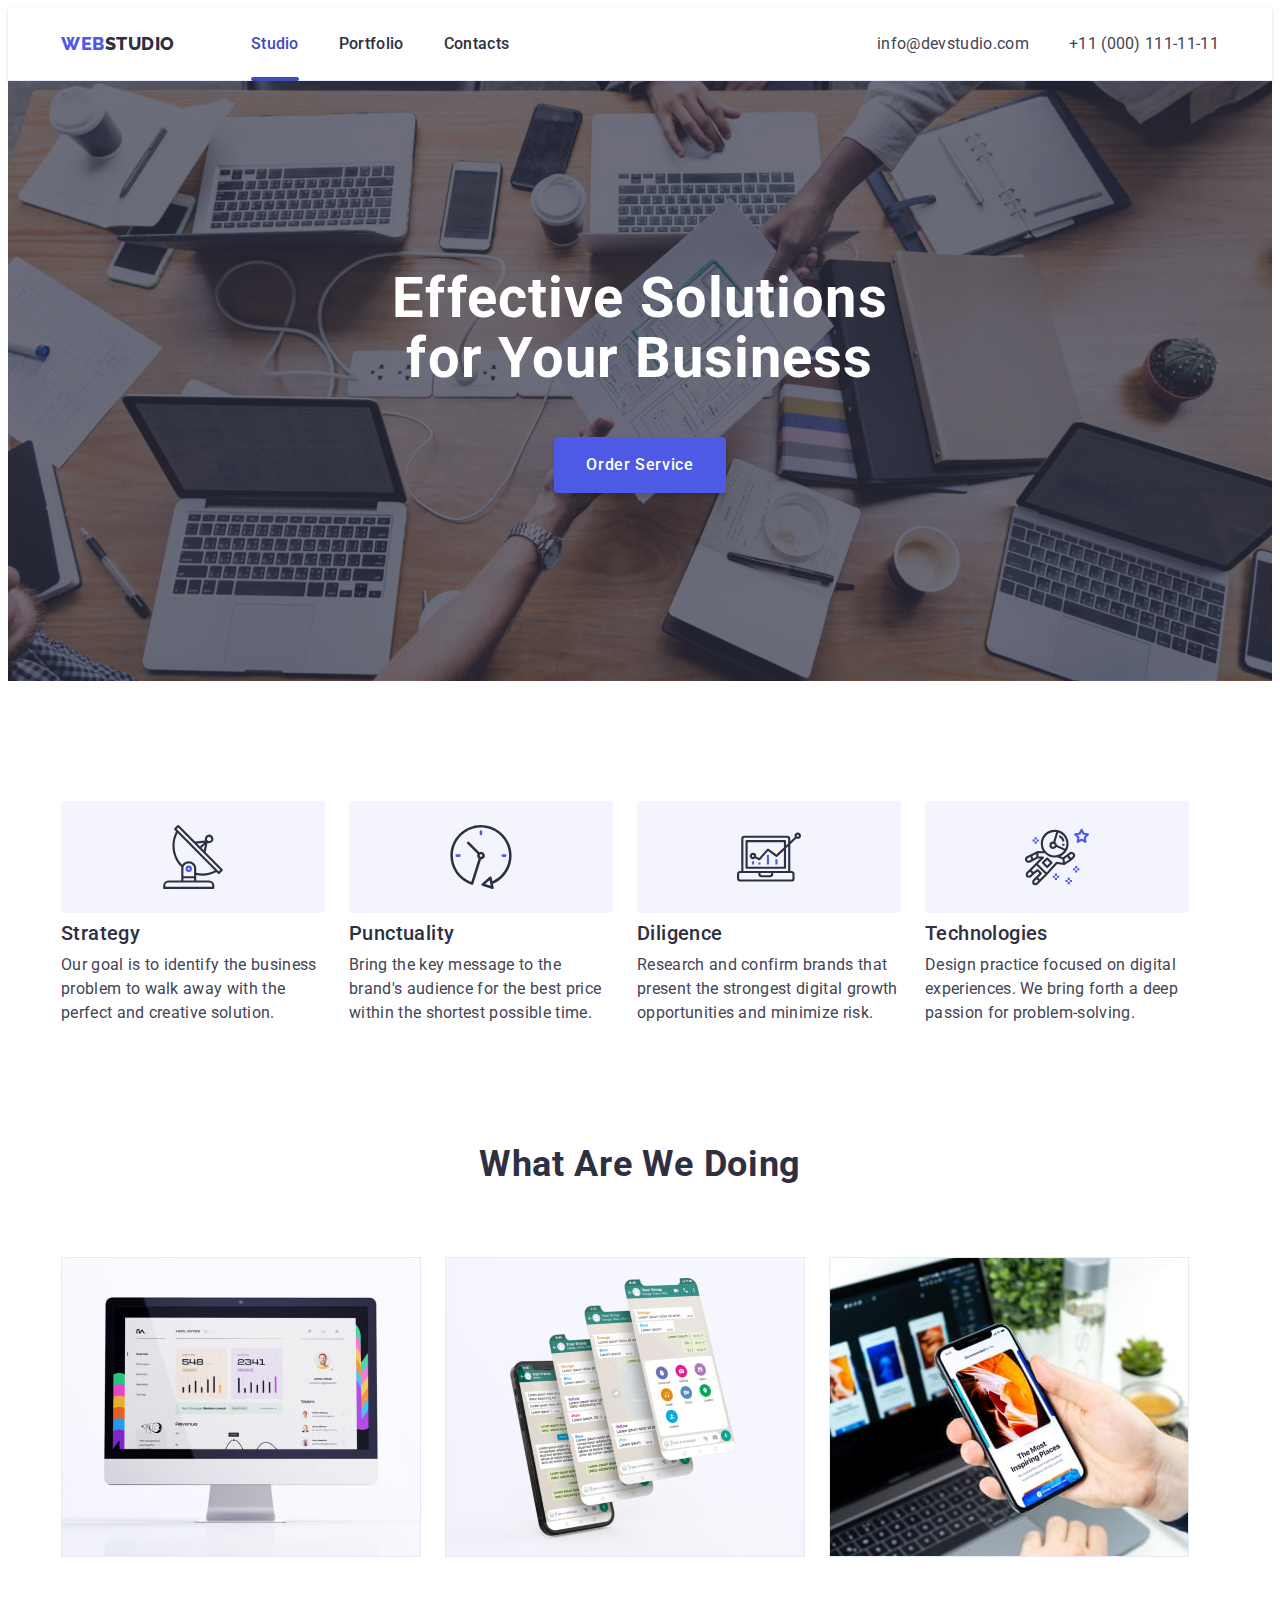
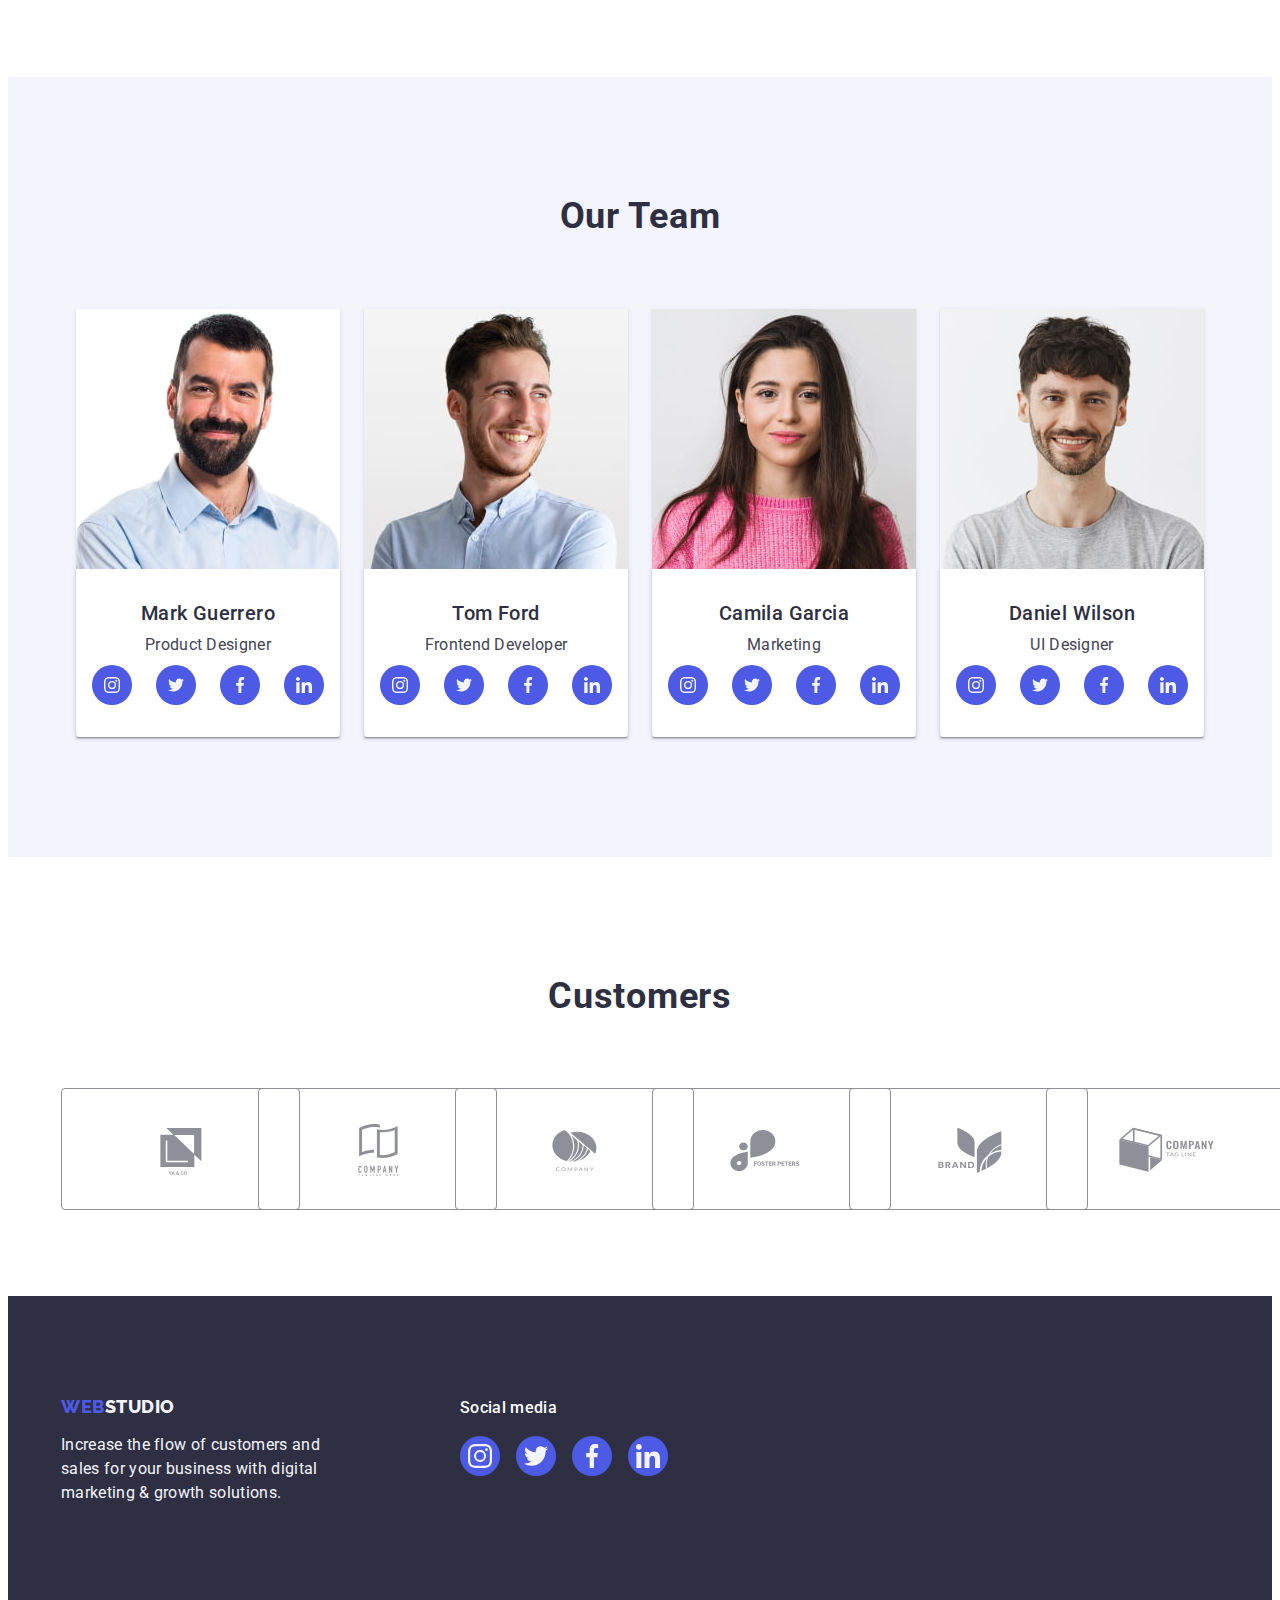
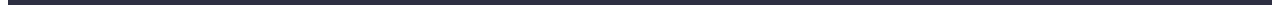
<file: index.html>
<!DOCTYPE html>
<html lang="en">
  <head>
    <meta charset="UTF-8" />
    <meta http-equiv="X-UA-Compatible" content="IE=edge" />
    <meta name="viewport" content="width=device-width, initial-scale=1.0" />
    <title>Document</title>
    <meta name="description" content="Effective Solutions for Your Business" />
    <link rel="preconnect" href="https://fonts.googleapis.com" />
    <link rel="preconnect" href="https://fonts.gstatic.com" crossorigin />
    <link
      href="https://fonts.googleapis.com/css2?family=Raleway:wght@800&family=Roboto:wght@400;500;700;900&display=swap"
      rel="stylesheet"
    />
    <link
      rel="stylesheet"
      href="https://cdnjs.cloudflare.com/ajax/libs/modern-normalize/1.1.0/modern-normalize.min.css"
      integrity="sha512-wpPYUAdjBVSE4KJnH1VR1HeZfpl1ub8YT/NKx4PuQ5NmX2tKuGu6U/JRp5y+Y8XG2tV+wKQpNHVUX03MfMFn9Q=="
      crossorigin="anonymous"
      referrerpolicy="no-referrer"
    />
    <link rel="stylesheet" href="./css/styles.css" />
  </head>
  <body>
    <!-- Header section -->
    <header class="header">
      <div class="header-container container">
        <nav class="header-nav">
          <a href="./index.html" class="logo link header-logo">Web<span class="logo-studio-part">Studio</span></a>
          <ul class="header-nav-list list">
            <li class="header-nav-item">
              <a class="header-nav-link link header-line" href="./index.html">Studio</a>
            </li>
            <li class="header-nav-item">
              <a class="header-nav-link link" href="./portfolio.html">Portfolio</a>
            </li>
            <li class="header-nav-item">
              <a class="header-nav-link link" href="">Contacts</a>
            </li>
          </ul>
        </nav>
        <address class="header-contact">
          <ul class="header-contact-list list">
            <li>
              <a class="header-contact-item link" href="mailto:info@devstudio.com" rel="noopener noreferrer">info@devstudio.com</a>
            </li>
            <li>
              <a class="header-contact-item link" href="tel:+110001111111" rel="noopener noreferrer">+11 (000) 111-11-11</a>
            </li>
          </ul>
        </address>
      </div>
    </header>

    <!-- Main section -->
    <main class="main">
      <!-- Hero Section -->
      <section class="hero">
        <div class="container hero-container">
          <h1 class="hero-title">Effective Solutions for Your Business</h1>
          <button class="hero-btn" type="button" data-modal-open >Order Service</button>
        </div>
      </section>
      <!-- Feature Section -->
      <section class="features section">
        <div class="container features-container">
          <h2 hidden class="features-title visually-hidden">Features</h2>
          <ul class="features-list list">
            <li class="features-list-item">
              <div class="features-icon-wrapper">
                <svg class="features-icon" width="64" height="64">
                  <use href="./images/icons.svg#antenna">
                  </use>
                </svg>
              </div>
              <h3 class="features-item-title list-item-title">Strategy</h3>
              <p class="features-item-subtitle list-subtitle">
                Our goal is to      identify the business problem to walk away with the perfect and
                creative solution.
              </p>
            </li>
            <li class="features-list-item">
              <div class="features-icon-wrapper">
                <svg class="features-icon" width="64" height="64">
                  <use href="./images/icons.svg#clock">
                  </use>
                </svg>
              </div>
              <h3 class="features-item-title list-item-title">Punctuality</h3>
              <p class="features-item-subtitle list-subtitle">
                Bring the key   message   to the brand's audience for the best price within the   shortest possible time.
              </p>
            </li>
            <li class="features-list-item">
              <div class="features-icon-wrapper">
                <svg class="features-icon" width="64" height="64">
                  <use href="./images/icons.svg#diagram">
                  </use>
                </svg>
              </div>
              <h3 class="features-item-title list-item-title">Diligence</h3>
              <p class="features-item-subtitle list-subtitle">
                Research and confirm brands that present the strongest digital growth opportunities
                and minimize risk.
              </p>
            </li>
            <li class="features-list-item">
              <div class="features-icon-wrapper">
                <svg class="features-icon" width="64" height="64">
                  <use href="./images/icons.svg#astronaut">
                  </use>
                </svg>
              </div>
              <h3 class="features-item-title list-item-title">Technologies</h3>
              <p class="features-item-subtitle list-subtitle">
                Design practice focused on digital experiences. We bring forth a deep passion for
                problem-solving.
              </p>
            </li>
          </ul>
        </div>
      </section>
      <!-- About Section -->
      <section class="about">
        <div class="container about-container">
          <h2 class="about-title title">What are we doing</h2>
          <ul class="about-list list">
            <li class="about-list-item">
              <img
                class="about-img"
                src="./images/Features/img-computer.jpg"
                alt="Computer with open website"
                width="360"
                height="300"
              />
            </li>
            <li class="about-list-item">
              <img
                class="about-img"
                src="./images/Features/img-app.jpg"
                alt="Phone-application"
                width="360"
                height="300"
              />
            </li>
            <li class="about-list-item">
              <img
                class="about-img"
                src="./images/Features/img-phone.jpg"
                alt="Telephone with open application"
                width="360"
                height="300"
              />
            </li>
          </ul>
        </div>
      </section>
      <!-- Team Section  -->
      <section class="team section">
        <div class="container team-container">
          <h2 class="team-title title">Our Team</h2>
          <ul class="team-list list">
            <li class="team-list-item">
              <img
                class="team-item-img"
                src="./images/Team/img-mark-guerrero.jpg"
                alt="Smiling man with  dark beard and mustache"
                width="264"
                height="260"
              />
              <div class="team-worker-info">
                <h3 class="team-item-title list-item-title">Mark Guerrero</h3>
                <p class="team-item-subtitle list-subtitle">Product Designer</p>
                <ul class="list icon-team-list">
                  <li class="icon-team-item">
                    <a href="" class="link media-team-link" target="_blank" rel="noreferrer noopener" aria-label="instagram icon">
                      <svg class="icon-team-media" width="16" height="16">
                        <use href="./images/icons.svg#instagram">
                        </use>
                      </svg>
                    </a>
                  </li>
                  <li class="icon-team-item">
                    <a href="" class="link media-team-link" target="_blank" rel="noreferrer noopener" aria-label="twitter icon">
                      <svg class="icon-team-media" width="16" height="16">
                        <use href="./images/icons.svg#twitter">
                        </use>
                      </svg>
                    </a>
                  </li>
                  <li class="icon-team-item">
                    <a href="" class="link media-team-link" target="_blank" rel="noreferrer noopener" aria-label="facebook icon">
                      <svg class="icon-team-media" width="16" height="16">
                        <use href="./images/icons.svg#facebook">
                        </use>
                      </svg>
                    </a>
                  </li>
                  <li class="icon-team-item">
                    <a href="" class="link media-team-link" target="_blank" rel="noreferrer noopener" aria-label="linkedin icon">
                      <svg class="icon-team-media" width="16" height="16">
                        <use href="./images/icons.svg#linkedin">
                        </use>
                      </svg>
                    </a>
                  </li>
                </ul>
              </div>
            </li>
            <li class="team-list-item">
              <img
                class="team-item-img"
                src="./images/Team/img-tom-ford.jpg"
                alt="Smiling man with light beard in blue shirt"
                width="264"
                height="260"
              />
              <div class="team-worker-info">
                <h3 class="team-item-title list-item-title">Tom Ford</h3>
                <p class="team-item-subtitle list-subtitle">Frontend Developer</p>
                <ul class="list icon-team-list">
                  <li class="icon-team-item">
                    <a href="" class="link media-team-link" target="_blank" rel="noreferrer noopener" aria-label="instagram icon">
                      <svg class="icon-team-media" width="16" height="16">
                        <use href="./images/icons.svg#instagram">
                        </use>
                      </svg>
                    </a>
                  </li>
                  <li class="icon-team-item">
                    <a href="" class="link media-team-link" target="_blank" rel="noreferrer noopener" aria-label="twitter icon">
                      <svg class="icon-team-media" width="16" height="16">
                        <use href="./images/icons.svg#twitter">
                        </use>
                      </svg>
                    </a>
                  </li>
                  <li class="icon-team-item">
                    <a href="" class="link media-team-link" target="_blank" rel="noreferrer noopener" aria-label="facebook icon">
                      <svg class="icon-team-media" width="16" height="16">
                        <use href="./images/icons.svg#facebook">
                        </use>
                      </svg>
                    </a>
                  </li>
                  <li class="icon-team-item">
                    <a href="" class="link media-team-link" target="_blank" rel="noreferrer noopener" aria-label="linkedin icon">
                      <svg class="icon-team-media" width="16" height="16">
                        <use href="./images/icons.svg#linkedin">
                        </use>
                      </svg>
                    </a>
                  </li>
                </ul>
              </div>
            </li>
            <li class="team-list-item">
              <img
                class="team-item-img"
                src="./images/Team/img-camila-garcia.jpg"
                alt="Smiling woman with dark hair in pink shirt"
                width="264"
                height="260"
              />
              <div class="team-worker-info">
                <h3 class="team-item-title list-item-title">Camila Garcia</h3>
                <p class="team-item-subtitle list-subtitle">Marketing</p>
                <ul class="list icon-team-list">
                  <li class="icon-team-item">
                    <a href="" class="link media-team-link" target="_blank" rel="noreferrer noopener" aria-label="instagram icon">
                      <svg class="icon-team-media" width="16" height="16">
                        <use href="./images/icons.svg#instagram">
                        </use>
                      </svg>
                    </a>
                  </li>
                  <li class="icon-team-item">
                    <a href="" class="link media-team-link" target="_blank" rel="noreferrer noopener" aria-label="twitter icon">
                      <svg class="icon-team-media" width="16" height="16">
                        <use href="./images/icons.svg#twitter">
                        </use>
                      </svg>
                    </a>
                  </li>
                  <li class="icon-team-item">
                    <a href="" class="link media-team-link" target="_blank" rel="noreferrer noopener" aria-label="facebook icon">
                      <svg class="icon-team-media" width="16" height="16">
                        <use href="./images/icons.svg#facebook">
                        </use>
                      </svg>
                    </a>
                  </li>
                  <li class="icon-team-item">
                    <a href="" class="link media-team-link" target="_blank" rel="noreferrer noopener" aria-label="linkedin icon">
                      <svg class="icon-team-media" width="16" height="16">
                        <use href="./images/icons.svg#linkedin">
                        </use>
                      </svg>
                    </a>
                  </li>
                </ul>
              </div>
            </li>
            <li class="team-list-item">
              <img
                class="team-item-img"
                src="./images/Team/img-daniel-wilson.jpg"
                alt="Smiling man with dark beard in grey shirt"
                width="264"
                height="260"
              />
              <div class="team-worker-info">
                <h3 class="team-item-title list-item-title">Daniel Wilson</h3>
                <p class="team-item-subtitle list-subtitle">UI Designer</p>
                <ul class="list icon-team-list">
                  <li class="icon-team-item">
                    <a href="" class="link media-team-link" target="_blank" rel="noreferrer noopener" aria-label="instagram icon">
                      <svg class="icon-team-media" width="16" height="16">
                        <use href="./images/icons.svg#instagram">
                        </use>
                      </svg>
                    </a>
                  </li>
                  <li class="icon-team-item">
                    <a href="" class="link media-team-link" target="_blank" rel="noreferrer noopener" aria-label="twitter icon">
                      <svg class="icon-team-media" width="16" height="16">
                        <use href="./images/icons.svg#twitter">
                        </use>
                      </svg>
                    </a>
                  </li>
                  <li class="icon-team-item">
                    <a href="" class="link media-team-link" target="_blank" rel="noreferrer noopener" aria-label="facebook icon">
                      <svg class="icon-team-media" width="16" height="16">
                        <use href="./images/icons.svg#facebook">
                        </use>
                      </svg>
                    </a>
                  </li>
                  <li class="icon-team-item">
                    <a href="" class="link media-team-link" target="_blank" rel="noreferrer noopener" aria-label="linkedin icon">
                      <svg class="icon-team-media" width="16" height="16">
                        <use href="./images/icons.svg#linkedin">
                        </use>
                      </svg>
                    </a>
                  </li>
                </ul>
              </div>
            </li>
          </ul>
        </div>
      </section>
      <!-- Clients section -->
      <section class="section clients">
      <div class="container clients-container">
        <h2 class=" clients-title title">Customers</h2>
        <ul class="clients-list list">
          <li class="clients-list-item">
            <a href="" class="clients-logos-item" rel="noopener noreferrer">
              <svg class="icon-clients" width="104" height="56">
                <use href="./images/icons.svg#client-1"></use>
              </svg>
            </a>
          </li>
          <li class="clients-list-item">
            <a href="" class="clients-logos-item" rel="noopener noreferrer">
              <svg class="icon-clients" width="104" height="56">
                <use href="./images/icons.svg#client-2"></use>
              </svg>
            </a>
          </li>
          <li class="clients-list-item">
            <a href="" class="clients-logos-item" rel="noopener noreferrer">
              <svg class="icon-clients" width="104" height="56">
                <use href="./images/icons.svg#client-3"></use>
              </svg>
            </a>
          </li>
          <li class="clients-list-item">
            <a href="" class="clients-logos-item" rel="noopener noreferrer">
              <svg class="icon-clients" width="104" height="56">
                <use href="./images/icons.svg#client-4"></use>
              </svg>
            </a>
          </li>
          <li class="clients-list-item">
            <a href="" class="clients-logos-item" rel="noopener noreferrer">
              <svg class="icon-clients" width="104" height="56">
                <use href="./images/icons.svg#client-5"></use>
              </svg>
            </a>
          </li>
          <li class="clients-list-item">
            <a href="" class="clients-logos-item" rel="noopener noreferrer">
              <svg class="icon-clients" width="104" height="56">
                <use href="./images/icons.svg#client-6"></use>
              </svg>
            </a>
          </li>
        </ul>
      </div>
        </section>
    </main>

    <!-- Footer section-->
    <footer class="footer">
      <div class="container footer-container ">
          <div class="footer-logo-container">
            <a class="footer-logo link" href="./index.html">Web<span class="logo-studio-footer">Studio</span></a>
            <p class="footer-text">
              Increase the flow of customers and sales for your business with digital marketing & growth solutions.
            </p>
          </div>
          <div class=" container footer-media-container">
          <p class="footer-social">Social media</p>
          <ul class="list icon-footer-list">
            <li class="icon-footer-item">
              <a href="" class="link footer-media-link" target="_blank" rel="noreferrer noopener" aria-label="instagram icon">
                <svg class="icon-footer-media" width="24" height="24">
                  <use href="./images/icons.svg#instagram">
                  </use>
                </svg>
              </a>
            </li>
            <li class="icon-footer-item">
              <a href="" class="link footer-media-link" target="_blank" rel="noreferrer noopener" aria-label="twitter icon">
                <svg class="icon-footer-media" width="24" height="24">
                  <use href="./images/icons.svg#twitter">
                  </use>
                </svg>
              </a>
            </li>
            <li class="icon-footer-item">
              <a href="" class="link footer-media-link" target="_blank" rel="noreferrer noopener" aria-label="facebook icon">
                <svg class="icon-footer-media" width="24" height="24">
                  <use href="./images/icons.svg#facebook">
                  </use>
                </svg>
              </a>
            </li>
            <li class="icon-footer-item">
              <a href="" class="link footer-media-link" target="_blank" rel="noreferrer noopener" aria-label="linkedin icon">
                <svg class="icon-footer-media" width="24" height="24">
                  <use href="./images/icons.svg#linkedin">
                  </use>
                </svg>
              </a>
            </li>
          </ul>
          </div>
      </div>
      
    </footer>
    
    <div class="backdrop is-hidden" data-modal>
      <div class="modal">
        <button type="button" class="modal-close-btn" data-modal-close>
          <svg class="modal-close-icon" width="8" height="8">
          <use href="./images/icons.svg#close-btn"></use>
        </svg>
      </button>
      </div>
    </div>

    <script src="./js/modal.js"></script>
  </body>
</html>
</file>
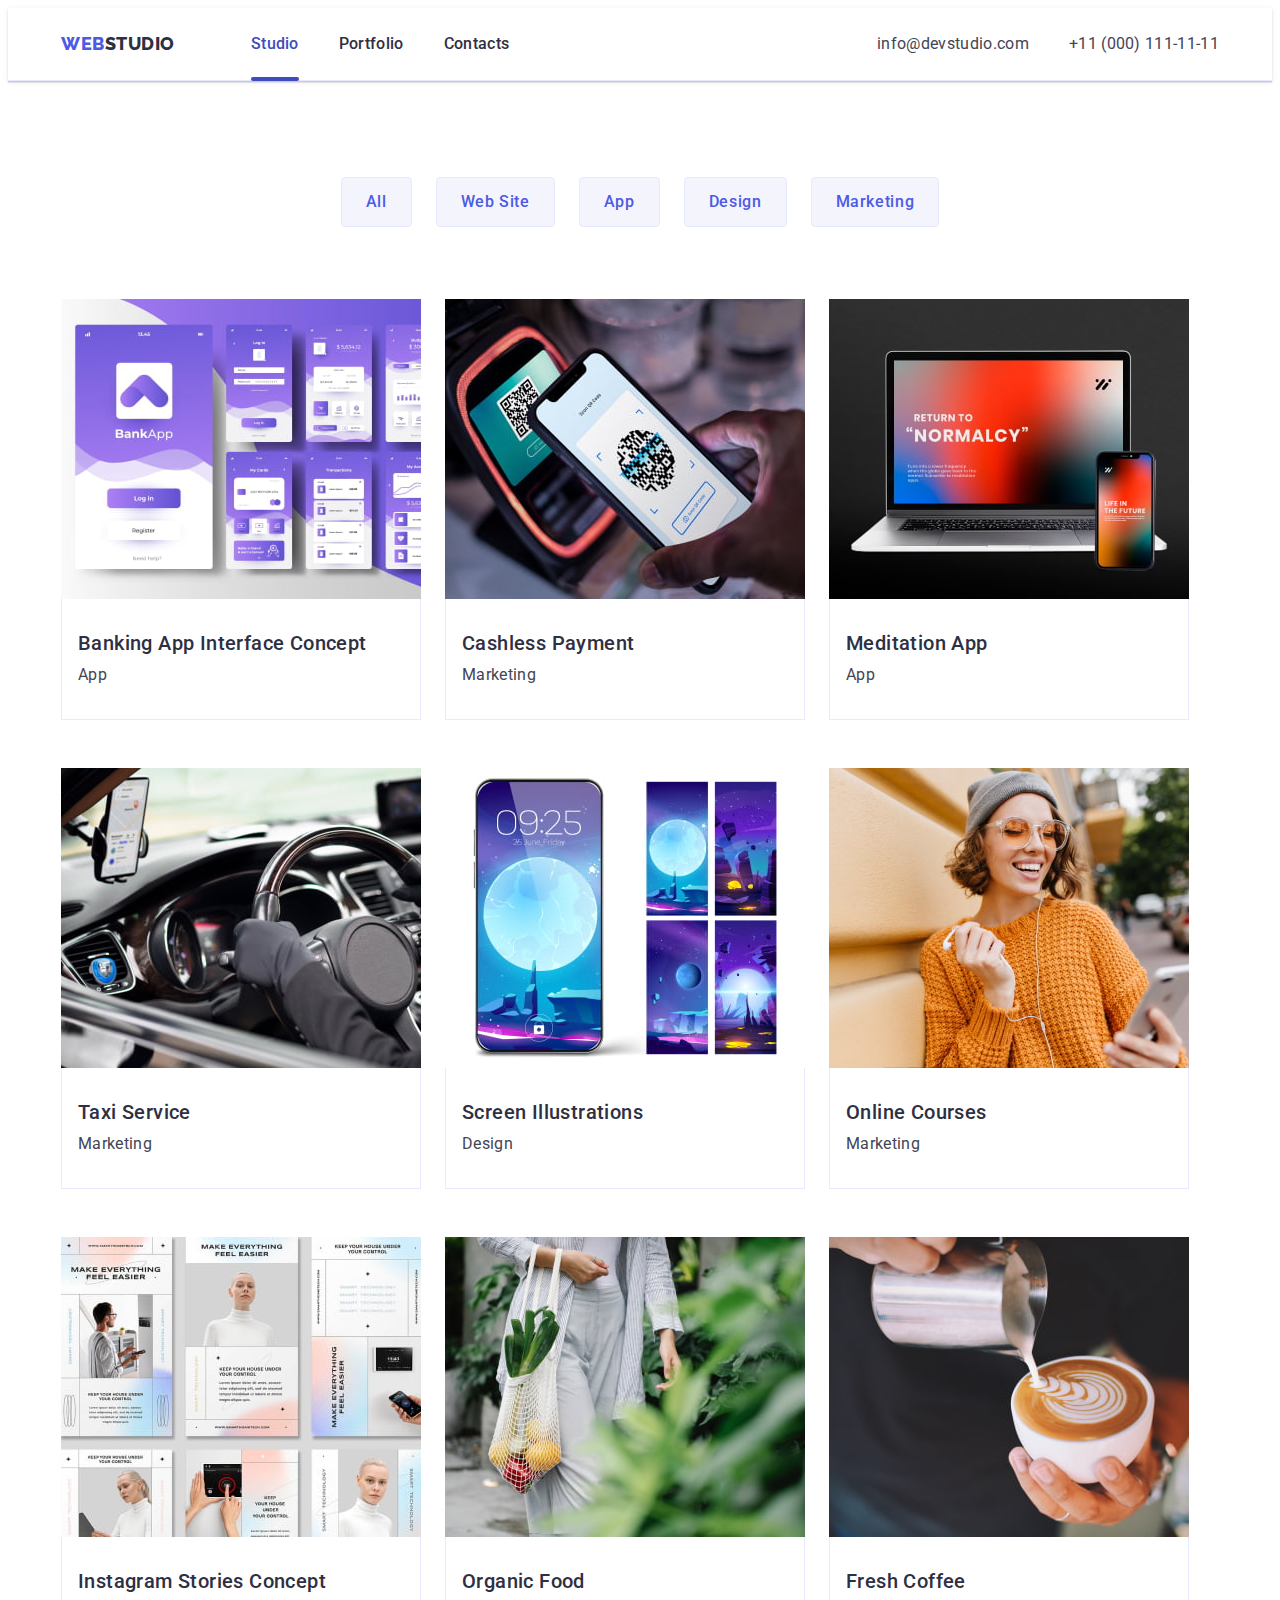
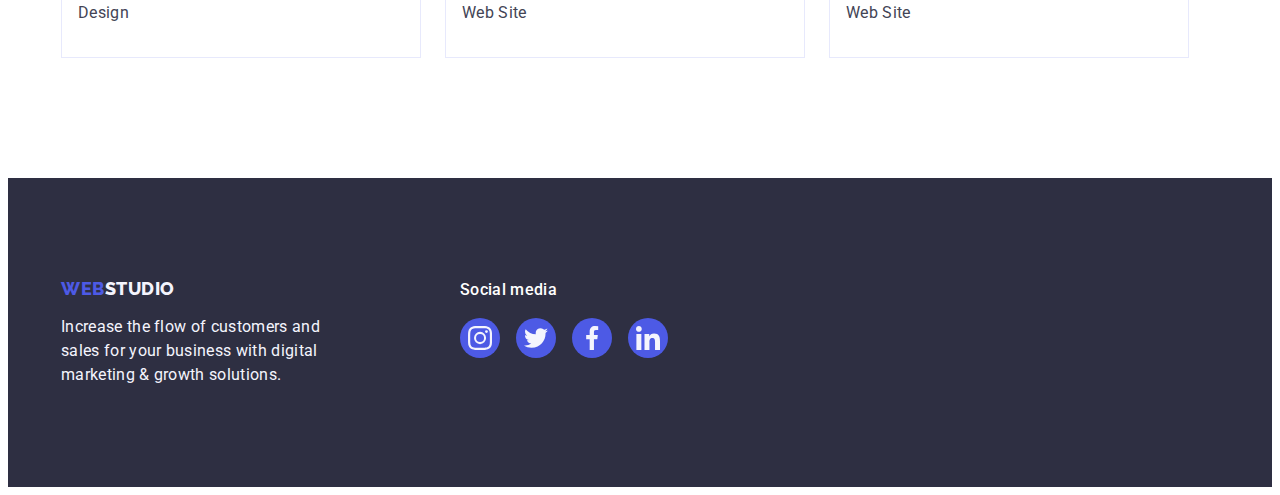
<file: portfolio.html>
<!DOCTYPE html>
<html lang="en">
<head>
    <meta charset="UTF-8">
    <meta http-equiv="X-UA-Compatible" content="IE=edge">
    <meta name="viewport" content="width=device-width, initial-scale=1.0">
    <title>Document</title>
    <meta name="description" content="Effective Solutions for Your Business">
    <link rel="preconnect" href="https://fonts.googleapis.com">
    <link rel="preconnect" href="https://fonts.gstatic.com" crossorigin>
    <link href="https://fonts.googleapis.com/css2?family=Raleway:wght@800&family=Roboto:wght@400;500;700;900&display=swap" rel="stylesheet">
    <link rel="stylesheet" href="https://cdnjs.cloudflare.com/ajax/libs/modern-normalize/1.1.0/modern-normalize.min.css" integrity="sha512-wpPYUAdjBVSE4KJnH1VR1HeZfpl1ub8YT/NKx4PuQ5NmX2tKuGu6U/JRp5y+Y8XG2tV+wKQpNHVUX03MfMFn9Q==" crossorigin="anonymous" referrerpolicy="no-referrer" />
    <link rel="stylesheet" href="./css/styles.css">
</head>
<body>
    <!-- Header section -->
    <header class="header">
        <div class="header-container container">
            <nav class="header-nav">
                <a href="./index.html" class="logo link header-logo">Web<span class="logo-studio-part">Studio</span></a>
                <ul class="header-nav-list list">
                    <li class="header-nav-item">
                        <a class="header-nav-link link header-line" href="./index.html">Studio</a>
                    </li>
                    <li class="header-nav-item">
                        <a class="header-nav-link link" href="./portfolio.html">Portfolio</a>
                    </li>
                    <li class="header-nav-item">
                        <a class="header-nav-link link" href="">Contacts</a>
                    </li>
                </ul>
            </nav>
            <address class="header-contact">
                <ul class="header-contact-list list">
                    <li>
                        <a class="header-contact-item link" href="mailto:info@devstudio.com">info@devstudio.com</a>
                    </li>
                    <li>
                        <a class="header-contact-item link" href="tel:+110001111111">+11 (000) 111-11-11</a>
                    </li>
                </ul>
            </address>
        </div>
       
   </header>

    <!-- Main section -->
    <main class="main-portfolio">
        <section class="portfolio">
            <div class="container ">
                <h1 hidden class="portfolio-title visually-hidden">Portfolio</h1>
                <ul class="portfolio-btn-list list">
                    <li>
                        <button class="portfolio-btn" type="button">All</button>
                    </li>
                    <li>
                        <button class="portfolio-btn" type="button">Web Site</button>
                    </li>
                    <li>
                        <button class="portfolio-btn" type="button">App</button>
                    </li>
                    <li>
                        <button class="portfolio-btn" type="button">Design</button>
                    </li>
                    <li>
                        <button class="portfolio-btn" type="button">Marketing</button>
                    </li>
                </ul>
                <ul class="portfolio-list list">
                    <li class="portfolio-list-item">
                        <a href="" class="link portfolio-list-link">
                            <div class="portfolio-card-wrapper">
                                <img class="portfolio-img" src="./images/Portfolio/img-banking-app.jpg" alt="Design of Banking app" width="360" height="300">
                                <p class="project-hover-card">14 Stylish and User-Friendly App Design Concepts · Task Manager App · Calorie Tracker App · Exotic Fruit Ecommerce App · Cloud Storage App</p>
                            </div>
                            
                            <div class="portfolio-item-border">
                                <h2 class="portfolio-item-title list-item-title">
                                    Banking App Interface Concept
                                </h2>
                                <p class="portfolio-item-subtitle list-subtitle">
                                    App
                                </p>
                            </div>
                        </a>
                    </li>
                    <li class="portfolio-list-item">
                        <a href="" class="link portfolio-list-link">
                            <div class="portfolio-card-wrapper">
                                <img class="portfolio-img" src="./images/Portfolio/img-payment.jpg" alt="Design of Banking app" width="360" height="300">
                                <p class="project-hover-card">14 Stylish and User-Friendly App Design Concepts · Task Manager App · Calorie Tracker App · Exotic Fruit Ecommerce App · Cloud Storage App</p>
                            </div>
                            <div class="portfolio-item-border">
                                <h2 class="portfolio-item-title list-item-title">
                                    Cashless Payment
                                </h2>
                                <p class="portfolio-item-subtitle list-subtitle">
                                    Marketing
                                </p>
                            </div>
                        </a>
                    </li>
                    <li class="portfolio-list-item">
                        <a href="" class="link portfolio-list-link">
                            <div class="portfolio-card-wrapper">
                                <img class="portfolio-img" src="./images/Portfolio/img-medit-app.jpg" alt="Design of Banking app" width="360" height="300">
                                <p class="project-hover-card">14 Stylish and User-Friendly App Design Concepts · Task Manager App · Calorie Tracker App · Exotic Fruit Ecommerce App · Cloud Storage App</p>
                            </div>
                            <div class="portfolio-item-border">
                                <h2 class="portfolio-item-title list-item-title">
                                    Meditation App
                                </h2>
                                <p class="portfolio-item-subtitle list-subtitle">
                                    App
                                </p>
                            </div>
                        </a>
                    </li>
                    <li class="portfolio-list-item">
                        <a href="" class="link portfolio-list-link">
                            <div class="portfolio-card-wrapper">
                                <img class="portfolio-img" src="./images/Portfolio/img-taxi-service.jpg" alt="Design of Banking app" width="360" height="300">
                                <p class="project-hover-card">14 Stylish and User-Friendly App Design Concepts · Task Manager App · Calorie Tracker App · Exotic Fruit Ecommerce App · Cloud Storage App</p>
                            </div>
                            <div class="portfolio-item-border">
                                <h2 class="portfolio-item-title list-item-title">
                                    Taxi Service
                                </h2>
                                <p class="portfolio-item-subtitle list-subtitle"  >
                                    Marketing
                                </p>
                            </div>
                        </a>
                    </li>
                    <li class="portfolio-list-item">
                        <a href="" class="link portfolio-list-link">
                            <div class="portfolio-card-wrapper">
                                <img class="portfolio-img" src="./images/Portfolio/img-screen-illust.jpg" alt="Design of Banking app" width="360" height="300">
                                <p class="project-hover-card">14 Stylish and User-Friendly App Design Concepts · Task Manager App · Calorie Tracker App · Exotic Fruit Ecommerce App · Cloud Storage App</p>
                            </div>
                            <div class="portfolio-item-border">
                                <h2 class="portfolio-item-title list-item-title">
                                    Screen Illustrations
                                </h2>
                                <p class="portfolio-item-subtitle list-subtitle">
                                    Design
                                </p>
                            </div>
                        </a>
                    </li>
                    <li class="portfolio-list-item">
                        <a href="" class="link portfolio-list-link">
                            <div class="portfolio-card-wrapper">
                                <img class="portfolio-img" src="./images/Portfolio/img-online-courses.jpg" alt="Design of Banking app" width="360" height="300">
                                <p class="project-hover-card">14 Stylish and User-Friendly App Design Concepts · Task Manager App · Calorie Tracker App · Exotic Fruit Ecommerce App · Cloud Storage App</p>
                            </div>
                            <div class="portfolio-item-border">
                                <h2 class="portfolio-item-title list-item-title">
                                    Online Courses
                                </h2>
                                <p class="portfolio-item-subtitle list-subtitle">
                                    Marketing
                                </p>
                            </div>
                        </a>
                    </li>
                    <li class="portfolio-list-item">
                        <a href="" class="link portfolio-list-link">
                            <div class="portfolio-card-wrapper">
                                <img class="portfolio-img" src="./images/Portfolio/img-inst-stories.jpg" alt="Design of Banking app" width="360" height="300">
                                <p class="project-hover-card">14 Stylish and User-Friendly App Design Concepts · Task Manager App · Calorie Tracker App · Exotic Fruit Ecommerce App · Cloud Storage App</p>
                            </div>
                            <div class="portfolio-item-border">
                                <h2 class="portfolio-item-title list-item-title">
                                    Instagram Stories Concept
                                </h2>
                                <p class="portfolio-item-subtitle list-subtitle">
                                    Design
                                </p>
                            </div>
                        </a>
                    </li>
                    <li class="portfolio-list-item">
                        <a href="" class="link portfolio-list-link">
                            <div class="portfolio-card-wrapper">
                                <img class="portfolio-img" src="./images/Portfolio/img-organic-food.jpg" alt="Design of Banking app" width="360" height="300">
                                <p class="project-hover-card">14 Stylish and User-Friendly App Design Concepts · Task Manager App · Calorie Tracker App · Exotic Fruit Ecommerce App · Cloud Storage App</p>
                            </div>
                            <div class="portfolio-item-border">
                                <h2 class="portfolio-item-title list-item-title">
                                    Organic Food
                                </h2>
                                <p class="portfolio-item-subtitle list-subtitle">
                                    Web Site
                                </p>
                            </div>
                        </a>
                    </li>
                    <li class="portfolio-list-item">
                        <a href="" class="link portfolio-list-link">
                            <div class="portfolio-card-wrapper">
                                <img class="portfolio-img" src="./images/Portfolio/img-coffee.jpg" alt="Design of Banking app" width="360" height="300">
                                <p class="project-hover-card">14 Stylish and User-Friendly App Design Concepts · Task Manager App · Calorie Tracker App · Exotic Fruit Ecommerce App · Cloud Storage App</p>
                            </div>
                            <div class="portfolio-item-border">
                                <h2 class="portfolio-item-title list-item-title">
                                    Fresh Coffee
                                </h2>
                                <p class="portfolio-item-subtitle list-subtitle">
                                    Web Site
                                </p>
                            </div>
                        </a>
                    </li>
                </ul>
            </div>
        </section>
    </main>

    <!-- Footer section -->
    <footer class="footer">
        <div class="container footer-container ">
            <div class="footer-logo-container">
              <a class="footer-logo link" href="./index.html">Web<span class="logo-studio-footer">Studio</span></a>
              <p class="footer-text">
                Increase the flow of customers and sales for your business with digital marketing & growth solutions.
              </p>
            </div>
            <div class=" container footer-media-container">
            <p class="footer-social">Social media</p>
            <ul class="list icon-footer-list">
              <li class="icon-footer-item">
                <a href="" class="link footer-media-link" target="_blank" rel="noreferrer noopener" aria-label="instagram icon">
                  <svg class="icon-footer-media" width="24" height="24">
                    <use href="./images/icons.svg#instagram">
                    </use>
                  </svg>
                </a>
              </li>
              <li class="icon-footer-item">
                <a href="" class="link footer-media-link" target="_blank" rel="noreferrer noopener" aria-label="twitter icon">
                  <svg class="icon-footer-media" width="24" height="24">
                    <use href="./images/icons.svg#twitter">
                    </use>
                  </svg>
                </a>
              </li>
              <li class="icon-footer-item">
                <a href="" class="link footer-media-link" target="_blank" rel="noreferrer noopener" aria-label="facebook icon">
                  <svg class="icon-footer-media" width="24" height="24">
                    <use href="./images/icons.svg#facebook">
                    </use>
                  </svg>
                </a>
              </li>
              <li class="icon-footer-item">
                <a href="" class="link footer-media-link" target="_blank" rel="noreferrer noopener" aria-label="linkedin icon">
                  <svg class="icon-footer-media" width="24" height="24">
                    <use href="./images/icons.svg#linkedin">
                    </use>
                  </svg>
                </a>
              </li>
            </ul>
            </div>
        </div>
        
      </footer>
</body>
</html>
</file>
<file: css/styles.css>
:root {
  /* Fonts */
  --primary-font: Roboto, sans-serif;

/* Colors */
	--color-iris: #4d5ae5;
	--color-ocean: #404bbf;
	--color-navy-blue: #2e2f42;
	--color-green: #31d0aa;
	--color-slate: #434455;
	--color-light-slate: #8e8f99;
	--color-cornflower: #e7e9fc;
	--color-cloud: #f4f4fd;
	--color-navy-blue-modal: #2e2f42;
	--color-grey: #2e2f42;
	--color-white: #ffffff;
	--color-dairy: #fcfcfc;
/* Others */
 --animation-duration: 250ms;
 --animation-timing-function: cubic-bezier(0.4, 0, 0.2, 1);

}
/* Base styles */
body {
  font-family:var(--primary-font);
  color: var(--color-slate);
  background-color: var(--color-white);
}

h1,h2,h3,h4,h5,h6,p {
  margin: 0;

}
img {
  display: block;
}
button {
  cursor: pointer;
}
.container {
  width: 1158px;
  margin: 0 auto;
  padding: 0 15px;
}
.section {
  padding-top: 120px;
  padding-bottom: 120px;
}
.link {
  text-decoration: none;
  color: inherit;  
}
.list {
  list-style: none;
  padding: 0;
  margin: 0;
}
.title {
  font-size: 36px;
	
	font-weight: 700;
	font-style: normal;
	line-height: 1.11;
	letter-spacing: 0.02em;
	text-decoration: none;
	text-transform: capitalize;
  margin-bottom: 72px;
}
.list-item-title {
  font-size: 20px;
	font-weight: 500;
	font-style: normal;
	line-height: 1.2;
	letter-spacing: 0.02em;
	text-decoration: none;
	text-transform: none;
  text-align: center;
}

.list-subtitle {
  font-size: 16px;
	line-height: 1.5;
	letter-spacing: 0.02em;
	text-decoration: none;
	text-transform: none;
  color: var(--color-slate);
}
.visually-hidden {
  position: absolute;
  width: 1px;
  height: 1px;
  margin: -1px;
  border: 0;
  padding: 0;
  
  white-space: nowrap;
  clip-path: inset(100%);
  clip: rect(0 0 0 0);
  overflow: hidden;
}


/* Header section*/
.header {
  background: var(--color-white);
  border-bottom: 1px solid var(--color-cornflower);
  box-shadow: 0px 2px 1px rgba(46, 47, 66, 0.08), 0px 1px 1px rgba(46, 47, 66, 0.16), 0px 1px 6px rgba(46, 47, 66, 0.08);
}
.header-container {
  display: flex;
}
.header-nav {
  display: flex;
  flex-direction: row;
  margin-right: auto;
  align-items: center;
}
.logo {
  font-family: 'Raleway', sans-serif;
  font-style: normal;
  font-weight: 800;
  font-size: 18px;
  line-height: 1.17;
  display: flex;
  align-items: center;
  letter-spacing: 0.03em;
  text-transform: uppercase;
  color: var(--color-iris);
}

.header-logo {
  margin-right: 76px;
}
.logo-studio-part {
  color: var(--color-navy-blue);

}
.header-nav-list {
  display: flex;
  align-items: center;
  gap: 40px;
}
.header-nav-item {
  position: relative;
  font-size: 16px;
	font-weight: 500;
	font-style: normal;
	line-height: 1.5;
	letter-spacing: 0.02em;
	text-decoration: none;
	text-transform: none;
  color: var(--color-navy-blue); 
}
.header-nav-link {
  position: relative;
  display: block;
  padding: 24px 0;
  
  transition-property: color;
  transition-duration: var(--animation-duration);
  transition-timing-function: var(--animation-timing-function);
}

.header-nav-link:hover,
.header-nav-link:focus
 {
  color:var(--color-ocean);
}
.header-nav-link::after{
  content: '';
  position: absolute;
  left: 0;
  bottom: 0;
  display: block;

  width: 100%;
  height: 4px;
  background-color: var(--color-ocean);
  border-radius: 2px;
  
  opacity: 0;
  transition-property: opacity;
  transition-duration: var(--animation-duration);
  transition-timing-function: var(--animation-timing-function);
}

.header-nav-link:hover::after,
.header-nav-link:focus::after {
  opacity: 1;
}
.header-line {
  color: var(--color-ocean);
}
.header-line::after{
  content: '';
  position: absolute;
  left: 0;
  bottom: -1px;
  display: block;
    
  width: 100%;
  height: 4px;
  color: var(--color-ocean);
  border-radius: 2px;
  opacity: 1;
}

.header-contact {
  font-style: normal;
  display: flex;
  flex-direction: row;
  align-items: center;
}
.header-contact-list {
  font-size: 16px;
	font-weight: 400;
	line-height: 1.5;
	letter-spacing: 0.02em;
	text-decoration: none;
	text-transform: none;
  display: flex;
  align-items: center;
  gap: 40px;
}
.header-contact-item {
  color:var(--color-slate); 
  transition-property: color;
  transition-duration: var(--animation-duration);
  transition-timing-function: var(--animation-timing-function);
}
.header-contact-item:hover,
.header-contact-item:focus {
  color:var(--color-ocean);
}

/* Main Section*/
.main {
}
.hero {
  max-width: 1440px;
  background-image: linear-gradient(rgba(46, 47, 66, 0.7),rgba(46, 47, 66, 0.7)), url(../images/hero-people-office.jpg);
  background-repeat: no-repeat;
  background-position: center;
  background-size: cover;

  background-color: var(--color-navy-blue);
  padding: 188px 0;
  margin-left: auto;
  margin-right: auto;
}
.hero::before {
  content: "";
  position: absolute;
  left: 0px;
  top: 72px;

background: rgba(46, 47, 66, 0.7);
}
.hero-container {
  display: flex;
  flex-direction: column;
  align-items: center;
}
.hero-title {
  font-size: 56px;
	font-weight: 700;
	font-style: normal;
	line-height: 1.07;
	letter-spacing: 0.02em;
	text-decoration: none;
	text-transform: none;
  color: var(--color-white);
  text-align: center;
  max-width: 496px;
  
  margin-bottom: 48px;
}
.hero-btn {
  font-size: 16px;
	font-family: "Roboto", sans-serif;
	font-weight: 500;
	font-style: normal;
	line-height: 1.5;
	letter-spacing: 0.04em;
	text-decoration: none;
	text-transform: none;

  color: var(--color-white);
  background-color: var(--color-iris);

  box-shadow: 0px 4px 4px rgba(0, 0, 0, 0.15);
  border-radius: 4px;

  min-width: 169px;
  height: 56px;
  border: none;
  padding: 16px 32px;

  transition-property: background-color;
  transition-duration: var(--animation-duration);
  transition-timing-function: var(--animation-timing-function);
}
.hero-btn:hover,
.hero-btn:focus {
  background-color:var(--color-ocean);
}

/* Features section */
.features {
}
.features-container{

}
.features-title {
}
.features-list {
  display: flex;
  flex-direction: row;
  gap: 24px;
}
.features-list-item {
  width: 264px;
}
.features-icon-wrapper {
  display: flex;
  justify-content: center;
  align-items: center;
  height: 112px;
  background: var(--color-cloud);
  border-radius: 4px;
  margin-bottom: 8px;
}
.features-icon {
  width: 64px;
  height: 64px;
}
.features-item-title {
  color: var(--color-navy-blue);
  margin-bottom: 8px;
  text-align: left;
}
.features-item-subtitle {

}

/* About section */
.about {
  padding-bottom: 120px;
}
.about-container {

}
.about-title {
  text-align: center;
  color: var(--color-navy-blue);
}
.about-list {
  display: flex;
  gap: 24px;

}
.about-list-item {
  
}
.about-img {
}

/* Team section */
.team {
  background-color: var(--color-cloud);
}
.team-container {

}
.team-title {
  color: var(--color-navy-blue);
  text-align: center;
}
.team-list {
  display: flex;
  justify-content: center;
  gap: 24px;
}

.team-list-item {
  background-color: var(--color-white);
  box-shadow: 0px 1px 6px rgba(46, 47, 66, 0.08), 0px 1px 1px rgba(46, 47, 66, 0.16), 0px 2px 1px rgba(46, 47, 66, 0.08);
  border-radius: 0px 0px 4px 4px; 
}
.team-item-img {
}
.team-item-title {
  color: var(--color-navy-blue);
  margin-bottom: 8px;
  text-align: center;
}
.team-item-subtitle {
  text-align: center;
  margin-bottom: 8px;
}
.icon-team-list {
  display: flex;
  justify-content: center;
  gap: 24px;
}
.icon-team-item {
  width: 40px;
  height: 40px;
  display: flex;
  justify-content: center;
  align-items: center;
}
.media-team-link {
 display: flex;
 align-items: center;
 justify-content: center;
 width: 100%;
 height: 100%;
 border-radius: 50%;
 background-color: var(--color-iris);

  transition-property: background-color;
  transition-duration: var(--animation-duration);
  transition-timing-function: var(--animation-timing-function);
}
.media-team-link:hover,
.media-team-link:focus {
  background-color: var(--color-ocean);
}
.icon-team-media {
  width: 16px;
  height: 16px;
  fill: var(--color-cloud);
}
.team-worker-info {
  box-shadow: 0px 1px 6px rgba(46, 47, 66, 0.08), 0px 1px 1px rgba(46, 47, 66, 0.16), 0px 2px 1px rgba(46, 47, 66, 0.08);
  padding: 32px 0;
}
/* Clients section */
.clients {

}
.clients-container{

}
.clients-title {
  color: var(--color-navy-blue);
  text-align: center;
  line-height: 1.1;
}
.clients-list {
  display: flex;
  flex-wrap: nowrap;
  gap: 24px;
}
.clients-list-item {
  width: calc((100% - 120px) / 6);
  height: 88px;
}
.clients-logos-item {
  display: flex;
  justify-content: center;
  align-items: center;
  width: 100%;
  height: 100%;
  border: 1px solid #8E8F99;
  border-radius: 4px;
  color: var(--color-light-slate);
  padding: 16px 32px;

  transition-property: border-color, color;
  transition-duration: var(--animation-duration);
  transition-timing-function: var(--animation-timing-function);
}
.clients-logos-item:hover,
.clients-logos-item:focus {
  border-color: var(--color-ocean);
  color: var(--color-ocean);
}
.icon-clients {
  max-width: 104px;
  max-height: 56px;
  fill: currentColor;
}


/* Footer */
.footer {
  background-color: var(--color-navy-blue);
  padding-top: 100px;
  padding-bottom: 100px;
}
.footer-container {
  display: flex;
  align-items:baseline
}
.footer-logo-container {
  display:inline-block;
  margin-right: 120px;

}
.footer-logo {
  font-family: 'Raleway', sans-serif;
  font-style: normal;
  font-weight: 800;
  font-size: 18px;
  line-height: 1.17;
  display: flex;
  align-items: center;
  letter-spacing: 0.03em;
  text-transform: uppercase;
  color:var(--color-iris);
  margin-bottom: 16px;
  
  display: inline-block;
}
.logo-studio-footer {
  color: var(--color-cloud);
}

.footer-text {
  font-size: 16px;
	line-height: 1.5;
	letter-spacing: 0.02em;
	text-decoration: none;
	text-transform: none;
  color: var(--color-cloud);
  width: 264px;
}
.footer-media-container {

}
.footer-social {
  font-family: 'Roboto';
  font-style: normal;
  font-weight: 500;
  font-size: 16px;
  line-height: 24px;
  color: var(--color-white);
  margin-bottom: 16px;
  letter-spacing: 0.02em;
}
.icon-footer-list {
  display: flex;
  gap: 16px;
}
.footer-media-link {
  display: flex;
  justify-content: center;
  align-items: center;
  width: 100%;
  height: 100%;
  border-radius: 50%;
  background-color: var(--color-iris);

  transition-property: background-color;
  transition-duration: var(--animation-duration);
  transition-timing-function: var(--animation-timing-function);
}
.footer-media-link:hover,
.footer-media-link:focus {
 background-color: var(--color-green);
}
.icon-footer-item {
  width: 40px;
  height: 40px;
  display: flex;
  justify-content: center;
  align-items: center;
}

.icon-footer-media {
  width: 24px;
  height: 24px;
  fill: var(--color-cloud);
}


/* Modal styles */
.backdrop {
  position: fixed;
  top: 0;
  left: 0;
  width: 100%;
  height: 100%;
  background: rgba(46, 47, 66, 0.4);
  transition: opacity 250ms cubic-bezier(0.4, 0, 0.2, 1), visibility 250ms cubic-bezier(0.4, 0, 0.2, 1);
}
.backdrop.is-hidden {
  visibility: hidden;
  opacity: 0;
  pointer-events: none;
}
 
.modal {
  position: absolute;
  top: 50%;
  left: 50%;
  transform: translate(-50%, -50%);

  width: 408px;
  min-height: 576px;
  background-color: var(--color-dairy);
  box-shadow: 0px 1px 1px rgba(0, 0, 0, 0.14), 0px 1px 3px rgba(0, 0, 0, 0.12), 0px 2px 1px rgba(0, 0, 0, 0.2);
  border-radius: 4px;
  transition: transform 250ms cubic-bezier(0.4, 0, 0.2, 1); 
}

.modal-close-btn {
  position: absolute;
  top: 24px;
  right: 24px;

  display: flex;
  justify-content: center;
  align-items: center;

  transition: background-color 250ms cubic-bezier(0.4, 0, 0.2, 1), border 250ms cubic-bezier(0.4, 0, 0.2, 1);

  width: 24px;
  height: 24px;
  border-radius: 50%;
  padding: 0;
  
  background-color: var(--color-cornflower);
  border: 1px solid rgba(0, 0, 0, 0.1);
}
.modal-close-btn:hover,
.modal-close-btn:focus {
  background-color: var(--color-ocean);
  border: none;
}
.modal-close-icon {
  fill: var(--color-navy-blue);
  transition-property: fill;
  transition-duration: var(--animation-duration);
  transition-timing-function: var(--animation-timing-function);
}
.modal-close-btn:hover .modal-close-icon,
.modal-close-btn:focus .modal-close-icon {
  fill: var(--color-white);
}


/* Portfolio styles */
.main-portfolio {
}
.portfolio {
  padding: 96px 0 120px
}
.portfolio-title {
}
.portfolio-btn-list {
  display: flex;
  gap: 24px;
  justify-content: center;
  margin-bottom: 72px;
}

.portfolio-btn {
  font-size: 16px;
  font-family: "Roboto", sans-serif;
	font-weight: 500;
	font-style: normal;
	line-height: 1.5;
	letter-spacing: 0.04em;
	text-decoration: none;
	text-transform: none;
  color: var(--color-iris);
  background-color: var(--color-cloud);
  border: 1px solid #E7E9FC;
  border-radius: 4px;

  padding: 12px 24px;

  transition-property: color, border-color, background-color, box-shadow;
  transition-duration: var(--animation-duration);
  transition-timing-function: var(--animation-timing-function);
}
.portfolio-btn:hover,
.portfolio-btn:focus {
  color: var(--color-white);
  background-color: var(--color-ocean);
  border-color: transparent;
  box-shadow: 0px 3px 1px rgba(0, 0, 0, 0.1), 0px 2px 1px rgba(0, 0, 0, 0.08), 0px 2px 2px rgba(0, 0, 0, 0.12);
}
.portfolio-list {
  display: flex;
  flex-wrap: wrap;
  gap: 48px 24px;
  flex-basis: calc((100% - 48px)/3);
}
.portfolio-list-item {
  background: var(--color-white);
  max-width: 360px;
}

.portfolio-list-link {
  
 transition-property: box-shadow;
 transition-duration: var(--animation-duration);
 transition-timing-function: var(--animation-timing-function);
}
.portfolio-list-link:hover,
.portfolio-list-link:focus {
  box-shadow: 0px 1px 6px rgba(46, 47, 66, 0.08), 0px 1px 1px rgba(46, 47, 66, 0.16), 0px 2px 1px rgba(46, 47, 66, 0.08);
  transform: translateY(0);
}
.portfolio-list-link:hover .project-hover-card,
.portfolio-list-link:focus .project-hover-card {
  transform: translateY(0);
}
.portfolio-card-wrapper {
  position: relative;
  display: block;
  overflow: hidden; 
}
.portfolio-img {
}

.project-hover-card {
  position: absolute;

  display: flex;
  align-items: center;
  justify-content: center;

  background: var(--color-iris);
  top: 0;
  
  width: 100%;
  height: 100%;
  transform: translateY(100%);

  transition: transform 250ms cubic-bezier(0.4, 0, 0.2, 1);

  font-size: 16px;
  line-height: 1.5;
  letter-spacing: 0.02em;
  color: var(--color-cloud);
  padding: 40px 32px
}

.portfolio-item-title {
  color: var(--color-navy-blue);
  margin-bottom: 8px;
  text-align: left;
}
.portfolio-item-subtitle {
  color: var(--color-slate);
}
.portfolio-item-border {
  border: 1px solid var(--color-cornflower);
  border-top: none;
  padding: 32px 16px
}
</file>
